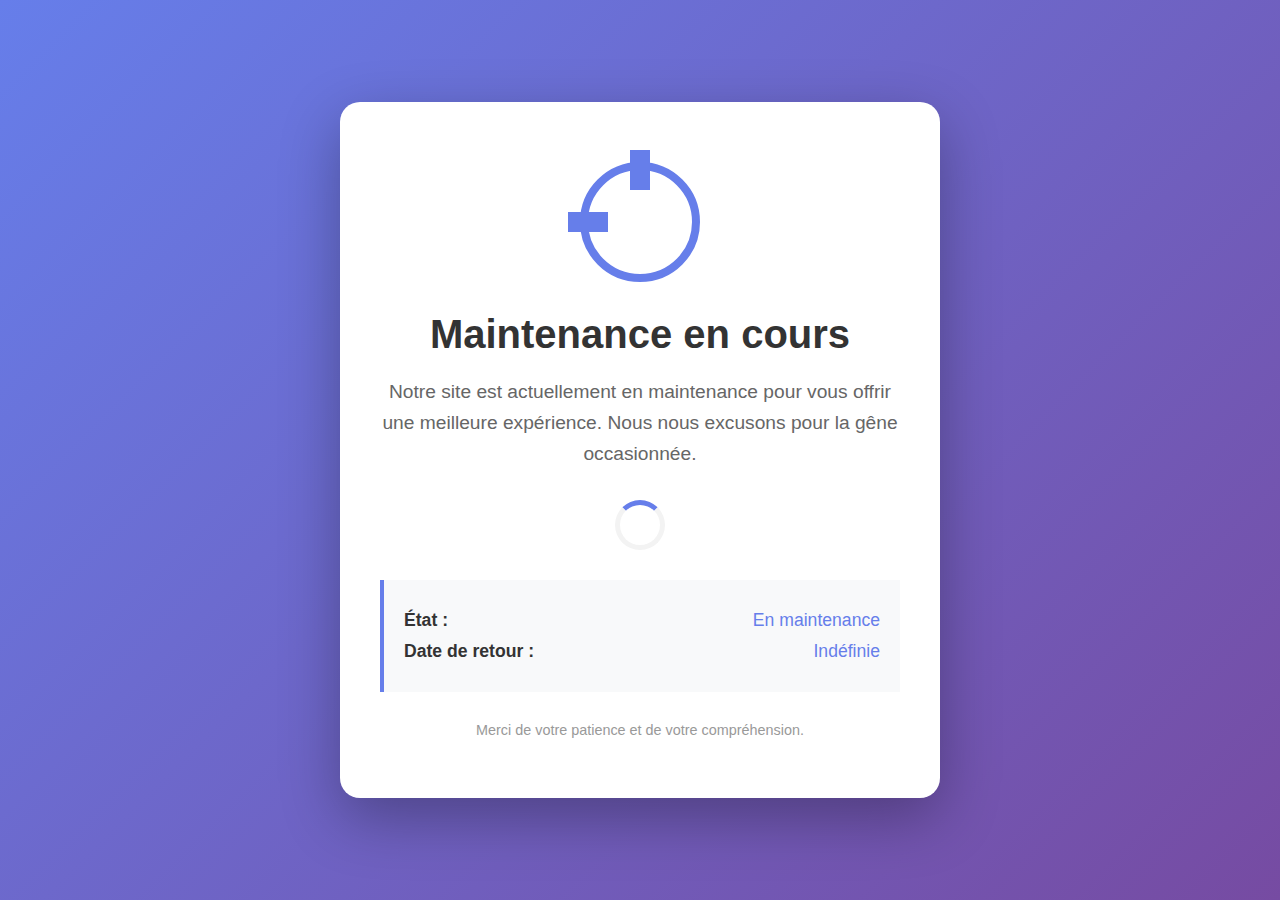
<file: index.html>
<!DOCTYPE html>
<html lang="fr">
<head>
    <meta charset="UTF-8">
    <meta name="viewport" content="width=device-width, initial-scale=1.0">
    <title>Maintenance en cours</title>
    <style>
        * {
            margin: 0;
            padding: 0;
            box-sizing: border-box;
        }

        body {
            font-family: 'Segoe UI', Tahoma, Geneva, Verdana, sans-serif;
            background: linear-gradient(135deg, #667eea 0%, #764ba2 100%);
            min-height: 100vh;
            display: flex;
            justify-content: center;
            align-items: center;
            padding: 20px;
        }

        .container {
            background: white;
            border-radius: 20px;
            box-shadow: 0 20px 60px rgba(0, 0, 0, 0.3);
            padding: 60px 40px;
            max-width: 600px;
            text-align: center;
        }

        .icon {
            width: 120px;
            height: 120px;
            margin: 0 auto 30px;
            position: relative;
        }

        .gear {
            width: 100%;
            height: 100%;
            border: 8px solid #667eea;
            border-radius: 50%;
            position: relative;
            animation: rotate 3s linear infinite;
        }

        .gear::before,
        .gear::after {
            content: '';
            position: absolute;
            background: #667eea;
        }

        .gear::before {
            width: 20px;
            height: 40px;
            top: -20px;
            left: 50%;
            transform: translateX(-50%);
        }

        .gear::after {
            width: 40px;
            height: 20px;
            left: -20px;
            top: 50%;
            transform: translateY(-50%);
        }

        @keyframes rotate {
            from { transform: rotate(0deg); }
            to { transform: rotate(360deg); }
        }

        h1 {
            color: #333;
            font-size: 2.5em;
            margin-bottom: 20px;
        }

        .message {
            color: #666;
            font-size: 1.2em;
            line-height: 1.6;
            margin-bottom: 30px;
        }

        .status {
            background: #f8f9fa;
            border-left: 4px solid #667eea;
            padding: 20px;
            margin: 30px 0;
            text-align: left;
        }

        .status-item {
            display: flex;
            justify-content: space-between;
            margin: 10px 0;
            font-size: 1.1em;
        }

        .label {
            font-weight: 600;
            color: #333;
        }

        .value {
            color: #667eea;
            font-weight: 500;
        }

        .footer {
            color: #999;
            font-size: 0.9em;
            margin-top: 30px;
        }

        .loader {
            width: 50px;
            height: 50px;
            border: 5px solid #f3f3f3;
            border-top: 5px solid #667eea;
            border-radius: 50%;
            animation: spin 1s linear infinite;
            margin: 20px auto;
        }

        @keyframes spin {
            0% { transform: rotate(0deg); }
            100% { transform: rotate(360deg); }
        }
    </style>
</head>
<body>
    <div class="container">
        <div class="icon">
            <div class="gear"></div>
        </div>
        
        <h1>Maintenance en cours</h1>
        
        <p class="message">
            Notre site est actuellement en maintenance pour vous offrir une meilleure expérience. 
            Nous nous excusons pour la gêne occasionnée.
        </p>

        <div class="loader"></div>

        <div class="status">
            <div class="status-item">
                <span class="label">État :</span>
                <span class="value">En maintenance</span>
            </div>
            <div class="status-item">
                <span class="label">Date de retour :</span>
                <span class="value">Indéfinie</span>
            </div>
        </div>

        <p class="footer">
            Merci de votre patience et de votre compréhension.
        </p>
    </div>
</body>
</html>
</file>
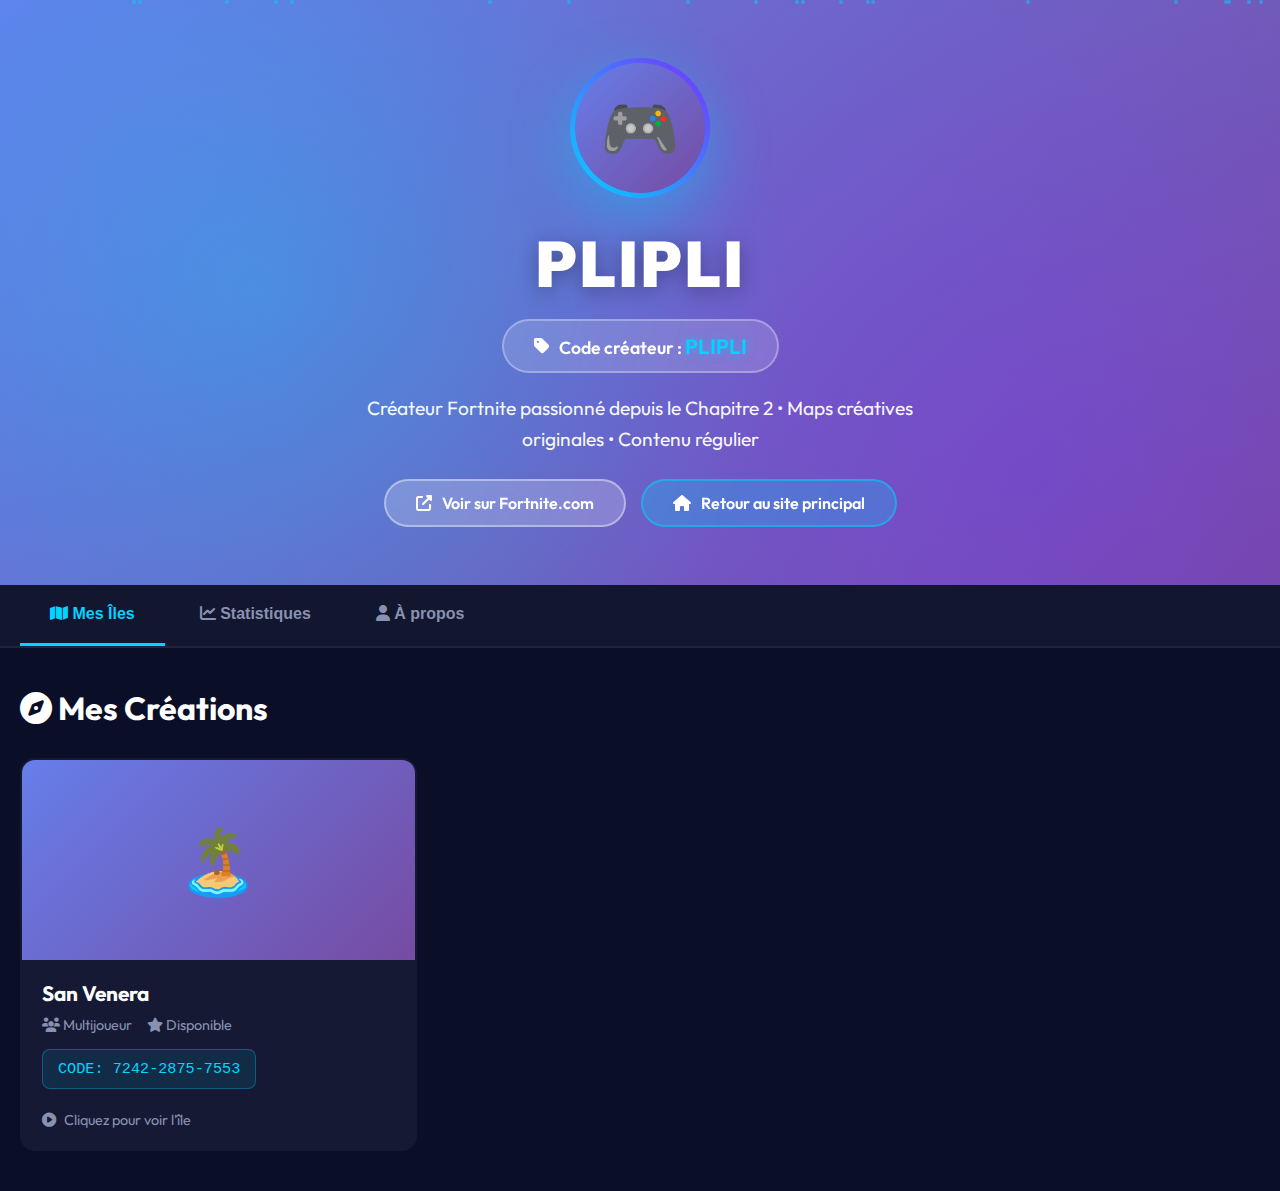
<file: fortnite.html>
<!DOCTYPE html>
<html lang="fr">
<head>
    <meta charset="UTF-8">
    <meta name="viewport" content="width=device-width, initial-scale=1.0">
    <title>PliPli - Créateur Fortnite</title>
    <link href="https://fonts.googleapis.com/css2?family=Outfit:wght@300;400;600;700;900&display=swap" rel="stylesheet">
    <link rel="stylesheet" href="https://cdnjs.cloudflare.com/ajax/libs/font-awesome/6.4.0/css/all.min.css">
    <link rel="stylesheet" href="fortnite-page.css">
</head>
<body>
    <!-- Hero Section -->
    <section class="hero-section">
        <div class="hero-bg"></div>
        <div class="particles" id="particles"></div>
        <div class="hero-content">
            <div class="profile-avatar">
                <div class="profile-avatar-inner">🎮</div>
            </div>
            <h1 class="creator-name">PliPli</h1>
            <div class="creator-code-badge">
                <i class="fas fa-tag"></i>
                <span>Code créateur : <span class="code-text">PLIPLI</span></span>
            </div>
            <p class="hero-description">
                Créateur Fortnite passionné depuis le Chapitre 2 • Maps créatives originales • Contenu régulier
            </p>
            <div class="hero-buttons">
                <a href="https://www.fortnite.com/@plipli?lang=en-US" target="_blank" class="epic-link">
                    <i class="fas fa-external-link-alt"></i> Voir sur Fortnite.com
                </a>
                <a href="index.html" class="home-link">
                    <i class="fas fa-home"></i> Retour au site principal
                </a>
            </div>
        </div>
    </section>

    <!-- Navigation Tabs -->
    <nav class="nav-tabs">
        <div class="tabs-container">
            <button class="tab-btn active" data-tab="islands">
                <i class="fas fa-map"></i> Mes Îles
            </button>
            <button class="tab-btn" data-tab="stats">
                <i class="fas fa-chart-line"></i> Statistiques
            </button>
            <button class="tab-btn" data-tab="about">
                <i class="fas fa-user"></i> À propos
            </button>
        </div>
    </nav>

    <!-- Main Content -->
    <main class="main-content">
        <!-- Islands Tab -->
        <div id="islands" class="tab-content active">
            <h2 style="font-size: 2rem; margin-bottom: 20px; color: #fff;">
                <i class="fas fa-compass"></i> Mes Créations
            </h2>
            <div class="islands-grid">
                <a href="https://www.fortnite.com/@plipli/7242-2875-7553?lang=en-US" target="_blank" class="island-card-link">
                    <div class="island-card">
                        <div class="island-thumbnail">🏝️</div>
                        <div class="island-info">
                            <h3 class="island-title">San Venera</h3>
                            <div class="island-meta">
                                <span><i class="fas fa-users"></i> Multijoueur</span>
                                <span><i class="fas fa-star"></i> Disponible</span>
                            </div>
                            <div class="island-code">CODE: 7242-2875-7553</div>
                            <div class="island-cta">
                                <i class="fas fa-play-circle"></i> Cliquez pour voir l'île
                            </div>
                        </div>
                    </div>
                </a>
            </div>
        </div>

        <!-- Stats Tab -->
        <div id="stats" class="tab-content">
            <h2 style="font-size: 2rem; margin-bottom: 30px; color: #fff;">
                <i class="fas fa-trophy"></i> Mes Statistiques
            </h2>
            <div class="stats-overview">
                <div class="stat-card">
                    <div class="stat-number">6+</div>
                    <div class="stat-label">Années d'expérience</div>
                </div>
                <div class="stat-card">
                    <div class="stat-number">1</div>
                    <div class="stat-label">Map publiée</div>
                </div>
                <div class="stat-card">
                    <div class="stat-number">∞</div>
                    <div class="stat-label">Victoires Royales</div>
                </div>
                <div class="stat-card">
                    <div class="stat-number">100%</div>
                    <div class="stat-label">Passion</div>
                </div>
            </div>

            <div class="about-container" style="margin-top: 30px;">
                <h3 class="about-title">💎 Mon Style de Jeu</h3>
                <div class="about-text">
                    <p><strong>🎮 Plateforme :</strong> Xbox</p>
                    <p><strong>🏗️ Spécialité :</strong> Build & Création</p>
                    <p><strong>🎯 Mode préféré :</strong> Battle Royale & Créatif</p>
                    <p><strong>🌟 Début :</strong> Chapitre 2</p>
                </div>
            </div>
        </div>

        <!-- About Tab -->
        <div id="about" class="tab-content">
            <div class="about-container">
                <h2 class="about-title">👋 Salut, moi c'est PliPli !</h2>
                <div class="about-text">
                    <p>
                        Bienvenue sur ma page créateur ! Je suis un joueur passionné de Fortnite depuis le Chapitre 2. 
                        J'adore créer des maps originales et partager mes aventures avec la communauté.
                    </p>
                    <p style="margin-top: 20px;">
                        Mon objectif est de créer des expériences uniques en mode créatif et de proposer du contenu 
                        régulier sur mes différentes plateformes. Que ce soit du gameplay compétitif, des défis amusants 
                        ou des tests de mes nouvelles maps, il y en a pour tous les goûts !
                    </p>
                    <p style="margin-top: 20px;">
                        N'oublie pas d'utiliser mon code créateur <strong style="color: #00D4FF;">PLIPLI</strong> 
                        dans la boutique pour me soutenir ! 💙
                    </p>
                </div>

                <h3 style="color: #00D4FF; font-size: 1.5rem; margin: 40px 0 20px;">
                    🌐 Rejoins-moi sur :
                </h3>
                <div class="social-links">
                    <a href="https://www.youtube.com/@PLIPLI2000" target="_blank" class="social-btn">
                        <i class="fab fa-youtube"></i> YouTube
                    </a>
                    <a href="https://www.tiktok.com/@pli_pli45" target="_blank" class="social-btn">
                        <i class="fab fa-tiktok"></i> TikTok
                    </a>
                    <a href="https://www.twitch.tv/pligamstag" target="_blank" class="social-btn">
                        <i class="fab fa-twitch"></i> Twitch
                    </a>
                    <a href="https://www.fortnite.com/@plipli?lang=en-US" target="_blank" class="social-btn">
                        <i class="fas fa-gamepad"></i> Fortnite.com
                    </a>
                    <a href="index.html" class="social-btn social-btn-home">
                        <i class="fas fa-home"></i> Site Principal
                    </a>
                </div>
            </div>
        </div>
    </main>

    <script src="fortnite-page.js"></script>
</body>
</html>
</file>
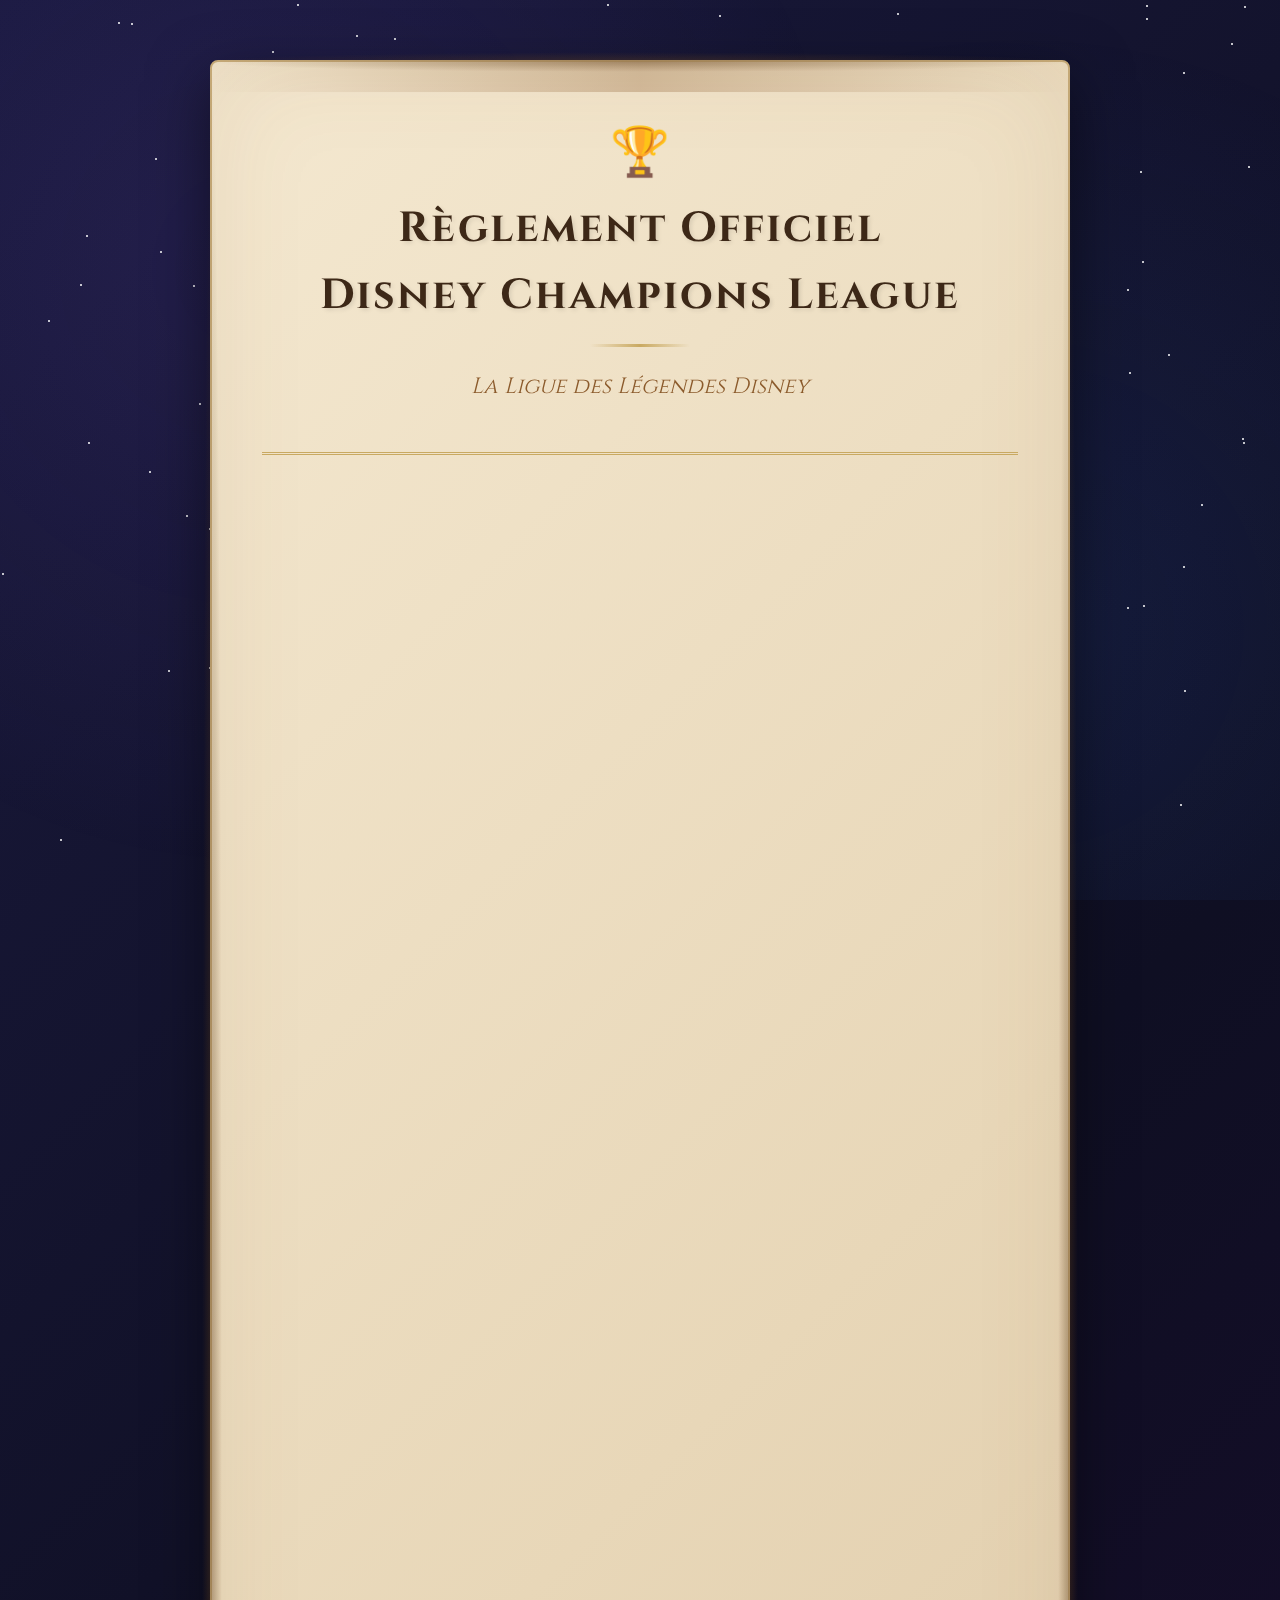
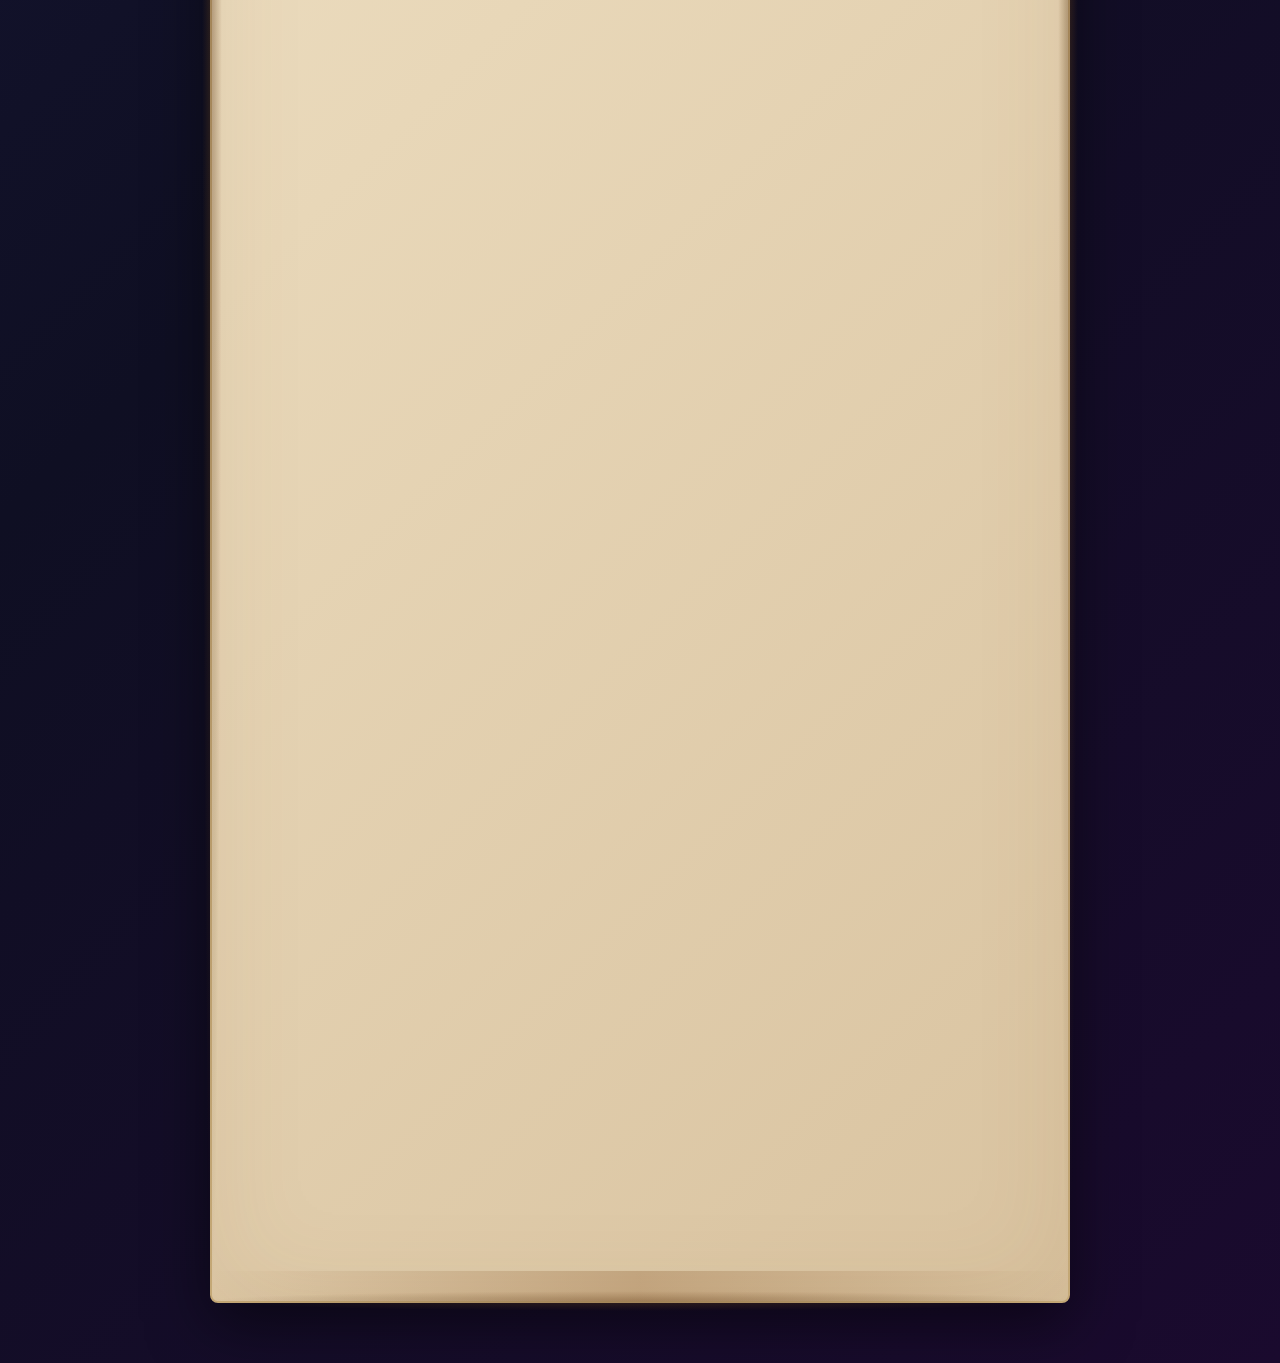
<file: regle-event.html>
<!DOCTYPE html>
<html lang="fr">
<head>
    <meta charset="UTF-8">
    <meta name="viewport" content="width=device-width, initial-scale=1.0">
    <title>Règlement Disney Champions League</title>
    <style>
        @import url('https://fonts.googleapis.com/css2?family=Cinzel:wght@400;700&family=Crimson+Text:ital,wght@0,400;0,600;1,400&display=swap');
        
        * {
            margin: 0;
            padding: 0;
            box-sizing: border-box;
        }
        
        body {
            font-family: 'Crimson Text', serif;
            background: linear-gradient(135deg, #1a1a3e 0%, #0f0f23 50%, #1a0a2e 100%);
            min-height: 100vh;
            overflow-x: hidden;
            position: relative;
        }
        
        body::before {
            content: '';
            position: fixed;
            top: 0;
            left: 0;
            width: 100%;
            height: 100%;
            background: 
                radial-gradient(circle at 20% 30%, rgba(139, 92, 246, 0.1) 0%, transparent 50%),
                radial-gradient(circle at 80% 70%, rgba(59, 130, 246, 0.1) 0%, transparent 50%);
            pointer-events: none;
            animation: shimmer 8s ease-in-out infinite;
        }
        
        @keyframes shimmer {
            0%, 100% { opacity: 0.5; }
            50% { opacity: 0.8; }
        }
        
        .stars {
            position: fixed;
            top: 0;
            left: 0;
            width: 100%;
            height: 100%;
            pointer-events: none;
        }
        
        .star {
            position: absolute;
            width: 2px;
            height: 2px;
            background: white;
            border-radius: 50%;
            animation: twinkle 3s infinite;
        }
        
        @keyframes twinkle {
            0%, 100% { opacity: 0.3; }
            50% { opacity: 1; }
        }
        
        .container {
            max-width: 900px;
            margin: 0 auto;
            padding: 60px 20px;
            position: relative;
            z-index: 1;
        }
        
        .parchment {
            background: linear-gradient(135deg, #f4e8d0 0%, #e8d7b8 50%, #d9c3a0 100%);
            padding: 60px 50px;
            border-radius: 8px;
            box-shadow: 
                0 20px 60px rgba(0, 0, 0, 0.5),
                inset 0 0 100px rgba(139, 90, 43, 0.1);
            position: relative;
            animation: unfurl 1s ease-out;
            border: 2px solid #c4a876;
        }
        
        @keyframes unfurl {
            from {
                transform: scaleY(0.1);
                opacity: 0;
            }
            to {
                transform: scaleY(1);
                opacity: 1;
            }
        }
        
        .parchment::before,
        .parchment::after {
            content: '';
            position: absolute;
            left: 0;
            right: 0;
            height: 30px;
            background: linear-gradient(to right, transparent, #8b5a2b 50%, transparent);
            opacity: 0.3;
        }
        
        .parchment::before {
            top: 0;
        }
        
        .parchment::after {
            bottom: 0;
        }
        
        .burn-edge {
            position: absolute;
            background: radial-gradient(ellipse at center, rgba(101, 67, 33, 0.4) 0%, transparent 70%);
        }
        
        .burn-top {
            top: -10px;
            left: -10px;
            right: -10px;
            height: 20px;
        }
        
        .burn-bottom {
            bottom: -10px;
            left: -10px;
            right: -10px;
            height: 20px;
        }
        
        .burn-left {
            left: -10px;
            top: -10px;
            bottom: -10px;
            width: 20px;
        }
        
        .burn-right {
            right: -10px;
            top: -10px;
            bottom: -10px;
            width: 20px;
        }
        
        .header {
            text-align: center;
            margin-bottom: 50px;
            border-bottom: 3px double #c9a961;
            padding-bottom: 30px;
        }
        
        .trophy {
            font-size: 48px;
            margin-bottom: 15px;
            animation: float 3s ease-in-out infinite;
        }
        
        @keyframes float {
            0%, 100% { transform: translateY(0); }
            50% { transform: translateY(-10px); }
        }
        
        h1 {
            font-family: 'Cinzel', serif;
            font-size: 42px;
            color: #3d2817;
            margin-bottom: 10px;
            text-shadow: 2px 2px 4px rgba(0, 0, 0, 0.1);
            letter-spacing: 2px;
        }
        
        .subtitle {
            font-family: 'Cinzel', serif;
            font-size: 22px;
            color: #8b5a2b;
            font-style: italic;
            margin-top: 15px;
        }
        
        .ornament {
            width: 100px;
            height: 3px;
            background: linear-gradient(to right, transparent, #c9a961, transparent);
            margin: 20px auto;
        }
        
        .section {
            margin-bottom: 40px;
            animation: fadeIn 1s ease-out forwards;
            opacity: 0;
        }
        
        @keyframes fadeIn {
            to { opacity: 1; }
        }
        
        .section:nth-child(2) { animation-delay: 0.2s; }
        .section:nth-child(3) { animation-delay: 0.4s; }
        .section:nth-child(4) { animation-delay: 0.6s; }
        .section:nth-child(5) { animation-delay: 0.8s; }
        .section:nth-child(6) { animation-delay: 1s; }
        
        h2 {
            font-family: 'Cinzel', serif;
            font-size: 28px;
            color: #3d2817;
            margin-bottom: 20px;
            display: flex;
            align-items: center;
            gap: 10px;
        }
        
        h2::before {
            content: '◆';
            color: #c9a961;
            font-size: 20px;
        }
        
        p, li {
            font-size: 18px;
            line-height: 1.8;
            color: #4a3728;
            margin-bottom: 15px;
        }
        
        ul {
            list-style: none;
            padding-left: 30px;
        }
        
        li {
            position: relative;
            padding-left: 25px;
        }
        
        li::before {
            content: '•';
            position: absolute;
            left: 0;
            color: #c9a961;
            font-size: 24px;
            line-height: 1.8;
        }
        
        .highlight {
            background: linear-gradient(to right, transparent, rgba(201, 169, 97, 0.2), transparent);
            padding: 15px 20px;
            border-left: 3px solid #c9a961;
            margin: 20px 0;
            font-style: italic;
        }
        
        .footer {
            text-align: center;
            margin-top: 50px;
            padding-top: 30px;
            border-top: 3px double #c9a961;
            font-family: 'Cinzel', serif;
            font-size: 22px;
            color: #8b5a2b;
            font-style: italic;
            animation: fadeIn 1.5s ease-out forwards;
            opacity: 0;
        }
        
        .seal {
            width: 80px;
            height: 80px;
            margin: 20px auto 0;
            border: 3px solid #c9a961;
            border-radius: 50%;
            display: flex;
            align-items: center;
            justify-content: center;
            font-size: 36px;
            background: radial-gradient(circle, #f4e8d0, #d9c3a0);
            box-shadow: 0 4px 10px rgba(0, 0, 0, 0.3);
        }
        
        .countdown-section {
            margin-top: 50px;
            padding-top: 40px;
            text-align: center;
            animation: fadeIn 2s ease-out forwards;
            opacity: 0;
        }
        
        .countdown-section h3 {
            font-family: 'Cinzel', serif;
            font-size: 26px;
            color: #3d2817;
            margin-bottom: 30px;
        }
        
        .countdown {
            display: flex;
            justify-content: center;
            align-items: center;
            gap: 15px;
            margin-bottom: 40px;
            flex-wrap: wrap;
        }
        
        .time-block {
            background: linear-gradient(135deg, #c9a961 0%, #b8975a 100%);
            padding: 20px 25px;
            border-radius: 10px;
            box-shadow: 0 6px 20px rgba(0, 0, 0, 0.3);
            border: 2px solid #3d2817;
            min-width: 90px;
        }
        
        .time-value {
            font-family: 'Cinzel', serif;
            font-size: 42px;
            font-weight: 700;
            color: #3d2817;
            line-height: 1;
            text-shadow: 1px 1px 2px rgba(255, 255, 255, 0.3);
        }
        
        .time-label {
            font-family: 'Crimson Text', serif;
            font-size: 14px;
            color: #3d2817;
            margin-top: 8px;
            text-transform: uppercase;
            letter-spacing: 1px;
        }
        
        .time-separator {
            font-family: 'Cinzel', serif;
            font-size: 36px;
            color: #8b5a2b;
            font-weight: 700;
        }
        
        .match-button {
            font-family: 'Cinzel', serif;
            font-size: 22px;
            padding: 18px 45px;
            background: linear-gradient(135deg, #8b7355 0%, #6b5844 100%);
            color: #d9c3a0;
            border: 3px solid #3d2817;
            border-radius: 12px;
            cursor: not-allowed;
            transition: all 0.4s ease;
            box-shadow: 0 6px 20px rgba(0, 0, 0, 0.4);
            display: inline-flex;
            align-items: center;
            gap: 15px;
            opacity: 0.5;
            position: relative;
            overflow: hidden;
        }
        
        .match-button::before {
            content: '';
            position: absolute;
            top: 0;
            left: -100%;
            width: 100%;
            height: 100%;
            background: linear-gradient(90deg, transparent, rgba(255, 255, 255, 0.2), transparent);
            transition: left 0.5s;
        }
        
        .match-button:disabled {
            filter: grayscale(50%);
        }
        
        .match-button.active {
            background: linear-gradient(135deg, #c9a961 0%, #b8975a 100%);
            color: #3d2817;
            cursor: pointer;
            opacity: 1;
            animation: pulse 2s ease-in-out infinite;
        }
        
        .match-button.active:hover {
            transform: translateY(-3px);
            box-shadow: 0 10px 30px rgba(201, 169, 97, 0.6);
        }
        
        .match-button.active:hover::before {
            left: 100%;
        }
        
        @keyframes pulse {
            0%, 100% {
                box-shadow: 0 6px 20px rgba(0, 0, 0, 0.4), 0 0 0 0 rgba(201, 169, 97, 0.7);
            }
            50% {
                box-shadow: 0 6px 20px rgba(0, 0, 0, 0.4), 0 0 0 15px rgba(201, 169, 97, 0);
            }
        }
        
        .button-icon {
            font-size: 24px;
        }
        
        .button-hint {
            margin-top: 20px;
            font-size: 16px;
            color: #8b5a2b;
            font-style: italic;
        }
        
        @media (max-width: 768px) {
            .parchment {
                padding: 40px 30px;
            }
            
            h1 {
                font-size: 32px;
            }
            
            .subtitle {
                font-size: 18px;
            }
            
            h2 {
                font-size: 24px;
            }
            
            p, li {
                font-size: 16px;
            }
            
            .countdown {
                gap: 10px;
            }
            
            .time-block {
                padding: 15px 20px;
                min-width: 70px;
            }
            
            .time-value {
                font-size: 32px;
            }
            
            .time-separator {
                font-size: 28px;
            }
            
            .match-button {
                font-size: 18px;
                padding: 15px 30px;
            }
        }
    </style>
</head>
<body>
    <div class="stars" id="stars"></div>
    
    <div class="container">
        <div class="parchment">
            <div class="burn-edge burn-top"></div>
            <div class="burn-edge burn-bottom"></div>
            <div class="burn-edge burn-left"></div>
            <div class="burn-edge burn-right"></div>
            
            <div class="header">
                <div class="trophy">🏆</div>
                <h1>Règlement Officiel</h1>
                <h1>Disney Champions League</h1>
                <div class="ornament"></div>
                <p class="subtitle">La Ligue des Légendes Disney</p>
            </div>
            
            <div class="section">
                <h2>I – Le Principe du Tournoi</h2>
                <p>Inspiré des plus grandes compétitions sportives, la Disney Champions League rassemble les films les plus emblématiques de l'univers Disney dans un tournoi épique et sans précédent. À travers les votes du public, les légendes s'affronteront pour déterminer quelle œuvre mérite de s'élever au rang de Champion Ultime. Le destin de chaque film repose entre vos mains.</p>
            </div>
            
            <div class="section">
                <h2>II – La Phase de Poules</h2>
                <p>Le tournoi s'ouvre sur une phase de poules rigoureuse et équitable :</p>
                <ul>
                    <li><strong>8 poules</strong> nommées de A à H sont constituées</li>
                    <li>Chaque poule regroupe <strong>4 films légendaires</strong></li>
                    <li>Tous les films d'une même poule s'affrontent mutuellement</li>
                    <li><strong>Système de points appliqué :</strong></li>
                </ul>
                <div class="highlight">
                    <strong>Victoire :</strong> 3 points<br>
                    <strong>Égalité :</strong> 1 point<br>
                    <strong>Défaite :</strong> 0 point
                </div>
            </div>
            
            <div class="section">
                <h2>III – Les Votes du Public</h2>
                <p>Le pouvoir de décision appartient entièrement au public. Chaque confrontation est tranchée par un vote démocratique et transparent :</p>
                <ul>
                    <li>Les résultats sont déterminés <strong>exclusivement par les votes en ligne</strong></li>
                    <li><strong>Un vote équivaut à une voix</strong>, sans distinction</li>
                    <li>Les périodes de vote sont clairement définies et annoncées</li>
                    <li>Aucune différenciation selon la plateforme utilisée</li>
                </ul>
            </div>
            
            <div class="section">
                <h2>IV – Qualification & Phase Finale</h2>
                <p>À l'issue de la phase de poules, seuls les meilleurs poursuivront leur quête de gloire :</p>
                <ul>
                    <li>Les <strong>films les mieux classés</strong> de chaque poule se qualifient pour la suite du tournoi</li>
                    <li>Les qualifiés accèdent aux <strong>Quarts de Finale</strong></li>
                    <li>Les vainqueurs progressent vers les <strong>Demi-Finales</strong></li>
                    <li>Enfin, deux légendes s'affronteront lors de la <strong>Grande Finale</strong></li>
                </ul>
            </div>
            
            <div class="section">
                <h2>V – Esprit & Équité</h2>
                <p>La Disney Champions League repose sur des valeurs fondamentales qui garantissent l'intégrité du tournoi :</p>
                <ul>
                    <li><strong>Respect absolu</strong> de tous les univers et époques Disney</li>
                    <li><strong>Transparence totale</strong> dans la publication des résultats</li>
                    <li>Tournoi <strong>communautaire</strong>, organisé par les fans pour les fans</li>
                    <li>Aucune affiliation officielle avec The Walt Disney Company</li>
                </ul>
            </div>
            
            <div class="footer">
                « Que la légende s'écrive…<br>et que le public décide. »
                <div class="seal">✨</div>
            </div>
            
            <div class="countdown-section">
                <div class="ornament"></div>
                <h3>⏳ Le tournoi commence dans :</h3>
                <div class="countdown" id="countdown">
                    <div class="time-block">
                        <div class="time-value" id="days">00</div>
                        <div class="time-label">Jours</div>
                    </div>
                    <div class="time-separator">:</div>
                    <div class="time-block">
                        <div class="time-value" id="hours">00</div>
                        <div class="time-label">Heures</div>
                    </div>
                    <div class="time-separator">:</div>
                    <div class="time-block">
                        <div class="time-value" id="minutes">00</div>
                        <div class="time-label">Minutes</div>
                    </div>
                    <div class="time-separator">:</div>
                    <div class="time-block">
                        <div class="time-value" id="seconds">00</div>
                        <div class="time-label">Secondes</div>
                    </div>
                </div>
                <button class="match-button" id="matchButton" disabled>
                    <span class="button-icon">⚔️</span>
                    Voir les Matchs
                    <span class="button-icon">⚔️</span>
                </button>
                <p class="button-hint" id="buttonHint">Le tournoi n'a pas encore commencé</p>
            </div>
        </div>
    </div>
    
    <script>
        // Génération des étoiles
        const starsContainer = document.getElementById('stars');
        for (let i = 0; i < 100; i++) {
            const star = document.createElement('div');
            star.className = 'star';
            star.style.left = Math.random() * 100 + '%';
            star.style.top = Math.random() * 100 + '%';
            star.style.animationDelay = Math.random() * 3 + 's';
            starsContainer.appendChild(star);
        }
        
        // Effet de texture papier subtil au scroll
        let scrollPos = 0;
        window.addEventListener('scroll', () => {
            scrollPos = window.scrollY;
            document.querySelector('.parchment').style.transform = `translateY(${scrollPos * 0.02}px)`;
        });
        
        // Compte à rebours
        const targetDate = new Date('2026-01-15T00:00:00').getTime();
        
        function updateCountdown() {
            const now = new Date().getTime();
            const distance = targetDate - now;
            
            if (distance < 0) {
                document.getElementById('days').textContent = '00';
                document.getElementById('hours').textContent = '00';
                document.getElementById('minutes').textContent = '00';
                document.getElementById('seconds').textContent = '00';
                
                const button = document.getElementById('matchButton');
                const hint = document.getElementById('buttonHint');
                button.disabled = false;
                button.classList.add('active');
                hint.textContent = 'Le tournoi est lancé ! Cliquez pour participer';
                hint.style.color = '#2d7a2d';
                
                clearInterval(countdownInterval);
                return;
            }
            
            const days = Math.floor(distance / (1000 * 60 * 60 * 24));
            const hours = Math.floor((distance % (1000 * 60 * 60 * 24)) / (1000 * 60 * 60));
            const minutes = Math.floor((distance % (1000 * 60 * 60)) / (1000 * 60));
            const seconds = Math.floor((distance % (1000 * 60)) / 1000);
            
            document.getElementById('days').textContent = String(days).padStart(2, '0');
            document.getElementById('hours').textContent = String(hours).padStart(2, '0');
            document.getElementById('minutes').textContent = String(minutes).padStart(2, '0');
            document.getElementById('seconds').textContent = String(seconds).padStart(2, '0');
        }
        
        const countdownInterval = setInterval(updateCountdown, 1000);
        updateCountdown();
        
        // Gestion du bouton
        document.getElementById('matchButton').addEventListener('click', function() {
            if (!this.disabled) {
                alert('Redirection vers les matchs...');
                // window.location.href = '/matchs';
            }
        });
    </script>
</body>
</html>
</file>
<file: fortnite-page.css>
* {
    margin: 0;
    padding: 0;
    box-sizing: border-box;
}

body {
    font-family: 'Outfit', sans-serif;
    background: #0a0e27;
    color: #fff;
    overflow-x: hidden;
}

/* Header Hero */
.hero-section {
    position: relative;
    height: 65vh;
    min-height: 550px;
    background: linear-gradient(135deg, #667eea 0%, #764ba2 100%);
    overflow: hidden;
}

.hero-bg {
    position: absolute;
    inset: 0;
    background: 
        radial-gradient(circle at 20% 50%, rgba(0, 212, 255, 0.3) 0%, transparent 50%),
        radial-gradient(circle at 80% 80%, rgba(123, 47, 255, 0.3) 0%, transparent 50%);
    animation: gradientMove 15s ease infinite;
}

@keyframes gradientMove {
    0%, 100% { transform: scale(1) rotate(0deg); }
    50% { transform: scale(1.1) rotate(5deg); }
}

.hero-content {
    position: relative;
    z-index: 10;
    height: 100%;
    display: flex;
    flex-direction: column;
    justify-content: center;
    align-items: center;
    text-align: center;
    padding: 40px 20px;
}

.profile-avatar {
    width: 140px;
    height: 140px;
    border-radius: 50%;
    background: linear-gradient(45deg, #00D4FF, #7B2FFF);
    padding: 5px;
    margin-bottom: 25px;
    box-shadow: 0 20px 60px rgba(0, 212, 255, 0.4);
    animation: float 3s ease-in-out infinite;
}

@keyframes float {
    0%, 100% { transform: translateY(0px); }
    50% { transform: translateY(-15px); }
}

.profile-avatar-inner {
    width: 100%;
    height: 100%;
    border-radius: 50%;
    background: linear-gradient(135deg, #667eea 0%, #764ba2 100%);
    display: flex;
    align-items: center;
    justify-content: center;
    font-size: 4rem;
}

.creator-name {
    font-size: 4rem;
    font-weight: 900;
    text-transform: uppercase;
    letter-spacing: 2px;
    margin-bottom: 15px;
    text-shadow: 0 4px 20px rgba(0, 0, 0, 0.3);
}

.creator-code-badge {
    background: rgba(255, 255, 255, 0.15);
    backdrop-filter: blur(10px);
    padding: 12px 30px;
    border-radius: 50px;
    font-size: 1.1rem;
    font-weight: 600;
    display: inline-flex;
    align-items: center;
    gap: 10px;
    margin-bottom: 20px;
    border: 2px solid rgba(255, 255, 255, 0.3);
}

.code-text {
    font-size: 1.3rem;
    color: #00D4FF;
    text-shadow: 0 0 10px rgba(0, 212, 255, 0.5);
}

.hero-description {
    font-size: 1.2rem;
    opacity: 0.95;
    max-width: 600px;
    line-height: 1.6;
    margin-bottom: 25px;
}

.hero-buttons {
    display: flex;
    gap: 15px;
    flex-wrap: wrap;
    justify-content: center;
}

.epic-link, .home-link {
    display: inline-flex;
    align-items: center;
    gap: 10px;
    padding: 12px 30px;
    backdrop-filter: blur(10px);
    border: 2px solid rgba(255, 255, 255, 0.4);
    border-radius: 50px;
    color: #fff;
    text-decoration: none;
    font-weight: 600;
    transition: all 0.3s ease;
}

.epic-link {
    background: rgba(255, 255, 255, 0.2);
}

.home-link {
    background: rgba(0, 212, 255, 0.25);
    border-color: rgba(0, 212, 255, 0.5);
}

.epic-link:hover, .home-link:hover {
    background: rgba(255, 255, 255, 0.3);
    transform: translateY(-2px);
    box-shadow: 0 10px 30px rgba(0, 0, 0, 0.3);
}

.home-link:hover {
    background: rgba(0, 212, 255, 0.4);
    border-color: #00D4FF;
}

/* Navigation Tabs */
.nav-tabs {
    background: #12162e;
    border-bottom: 2px solid #1e2447;
    position: sticky;
    top: 0;
    z-index: 100;
    backdrop-filter: blur(10px);
}

.tabs-container {
    max-width: 1400px;
    margin: 0 auto;
    display: flex;
    gap: 5px;
    padding: 0 20px;
    overflow-x: auto;
}

.tab-btn {
    background: none;
    border: none;
    color: #8892b0;
    padding: 20px 30px;
    font-size: 1rem;
    font-weight: 600;
    cursor: pointer;
    transition: all 0.3s ease;
    border-bottom: 3px solid transparent;
    white-space: nowrap;
}

.tab-btn:hover {
    color: #fff;
    background: rgba(255, 255, 255, 0.05);
}

.tab-btn.active {
    color: #00D4FF;
    border-bottom-color: #00D4FF;
}

/* Main Content */
.main-content {
    max-width: 1400px;
    margin: 0 auto;
    padding: 40px 20px;
}

.tab-content {
    display: none;
}

.tab-content.active {
    display: block;
    animation: fadeIn 0.5s ease;
}

@keyframes fadeIn {
    from { opacity: 0; transform: translateY(20px); }
    to { opacity: 1; transform: translateY(0); }
}

/* Islands Grid */
.islands-grid {
    display: grid;
    grid-template-columns: repeat(auto-fill, minmax(320px, 1fr));
    gap: 25px;
    margin-top: 30px;
}

.island-card-link {
    text-decoration: none;
    color: inherit;
}

.island-card {
    background: #151934;
    border-radius: 15px;
    overflow: hidden;
    transition: all 0.3s ease;
    cursor: pointer;
    border: 2px solid transparent;
}

.island-card:hover {
    transform: translateY(-5px);
    border-color: #00D4FF;
    box-shadow: 0 10px 40px rgba(0, 212, 255, 0.3);
}

.island-thumbnail {
    width: 100%;
    height: 200px;
    background: linear-gradient(135deg, #667eea 0%, #764ba2 100%);
    display: flex;
    align-items: center;
    justify-content: center;
    font-size: 4rem;
    position: relative;
    overflow: hidden;
}

.island-thumbnail::before {
    content: '';
    position: absolute;
    inset: 0;
    background: linear-gradient(45deg, transparent 30%, rgba(255,255,255,0.1) 50%, transparent 70%);
    transform: translateX(-100%);
    transition: transform 0.6s ease;
}

.island-card:hover .island-thumbnail::before {
    transform: translateX(100%);
}

.island-info {
    padding: 20px;
}

.island-title {
    font-size: 1.3rem;
    font-weight: 700;
    margin-bottom: 10px;
    color: #fff;
}

.island-meta {
    display: flex;
    gap: 15px;
    font-size: 0.9rem;
    color: #8892b0;
    margin-bottom: 15px;
}

.island-code {
    background: rgba(0, 212, 255, 0.1);
    padding: 10px 15px;
    border-radius: 8px;
    font-family: monospace;
    font-size: 0.95rem;
    color: #00D4FF;
    border: 1px solid rgba(0, 212, 255, 0.3);
    display: inline-block;
    margin-bottom: 12px;
}

.island-cta {
    color: #8892b0;
    font-size: 0.9rem;
    display: flex;
    align-items: center;
    gap: 8px;
    margin-top: 10px;
}

.island-card:hover .island-cta {
    color: #00D4FF;
}

/* Stats Section */
.stats-overview {
    display: grid;
    grid-template-columns: repeat(auto-fit, minmax(200px, 1fr));
    gap: 20px;
    margin-bottom: 40px;
}

.stat-card {
    background: linear-gradient(135deg, #1e2447 0%, #151934 100%);
    padding: 30px;
    border-radius: 15px;
    text-align: center;
    border: 1px solid #2a3153;
    transition: all 0.3s ease;
}

.stat-card:hover {
    transform: translateY(-5px);
    border-color: #00D4FF;
    box-shadow: 0 10px 30px rgba(0, 212, 255, 0.2);
}

.stat-number {
    font-size: 2.5rem;
    font-weight: 900;
    background: linear-gradient(45deg, #00D4FF, #7B2FFF);
    -webkit-background-clip: text;
    background-clip: text;
    -webkit-text-fill-color: transparent;
    margin-bottom: 10px;
}

.stat-label {
    color: #8892b0;
    font-size: 0.95rem;
    text-transform: uppercase;
    letter-spacing: 1px;
}

/* About Section */
.about-container {
    background: #151934;
    border-radius: 15px;
    padding: 40px;
    border: 1px solid #2a3153;
}

.about-title {
    font-size: 2rem;
    font-weight: 700;
    margin-bottom: 20px;
    color: #00D4FF;
}

.about-text {
    font-size: 1.1rem;
    line-height: 1.8;
    color: #b8c5d6;
    margin-bottom: 30px;
}

.social-links {
    display: flex;
    gap: 15px;
    flex-wrap: wrap;
}

.social-btn {
    padding: 12px 25px;
    background: rgba(0, 212, 255, 0.1);
    border: 2px solid rgba(0, 212, 255, 0.3);
    border-radius: 50px;
    color: #00D4FF;
    text-decoration: none;
    font-weight: 600;
    transition: all 0.3s ease;
    display: inline-flex;
    align-items: center;
    gap: 10px;
}

.social-btn:hover {
    background: rgba(0, 212, 255, 0.2);
    border-color: #00D4FF;
    transform: translateY(-2px);
}

.social-btn-home {
    background: rgba(123, 47, 255, 0.1);
    border-color: rgba(123, 47, 255, 0.3);
    color: #7B2FFF;
}

.social-btn-home:hover {
    background: rgba(123, 47, 255, 0.2);
    border-color: #7B2FFF;
}

/* Responsive */
@media (max-width: 768px) {
    .creator-name {
        font-size: 2.5rem;
    }

    .hero-section {
        height: 55vh;
        min-height: 450px;
    }

    .islands-grid {
        grid-template-columns: 1fr;
    }

    .tabs-container {
        justify-content: flex-start;
    }

    .tab-btn {
        padding: 15px 20px;
        font-size: 0.9rem;
    }

    .hero-buttons {
        flex-direction: column;
        width: 100%;
        max-width: 300px;
    }

    .epic-link, .home-link {
        width: 100%;
        justify-content: center;
    }
}

/* Floating particles effect */
.particles {
    position: absolute;
    inset: 0;
    overflow: hidden;
    pointer-events: none;
}

.particle {
    position: absolute;
    width: 4px;
    height: 4px;
    background: rgba(0, 212, 255, 0.5);
    border-radius: 50%;
    animation: floatParticle 15s infinite;
}

@keyframes floatParticle {
    0%, 100% { transform: translateY(0) translateX(0); opacity: 0; }
    10% { opacity: 1; }
    90% { opacity: 1; }
    100% { transform: translateY(-100vh) translateX(100px); opacity: 0; }
}
</file>
